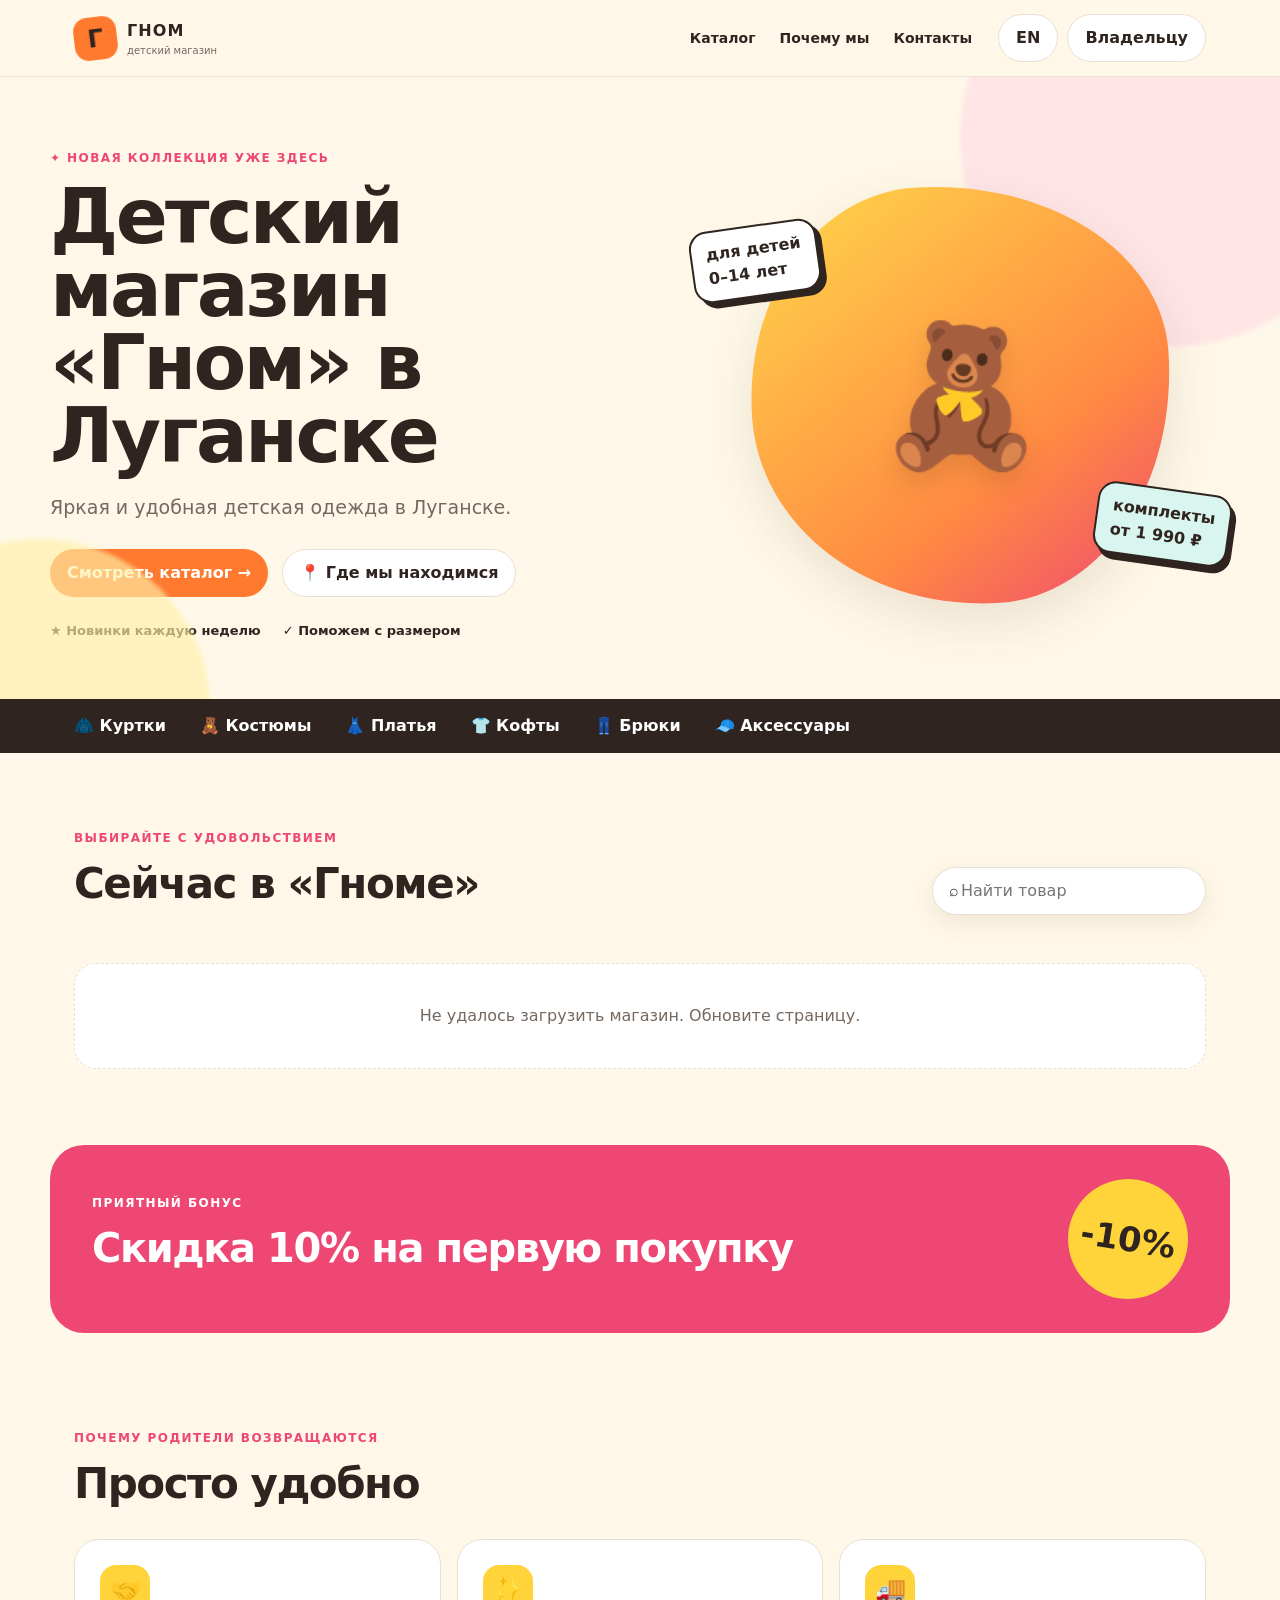
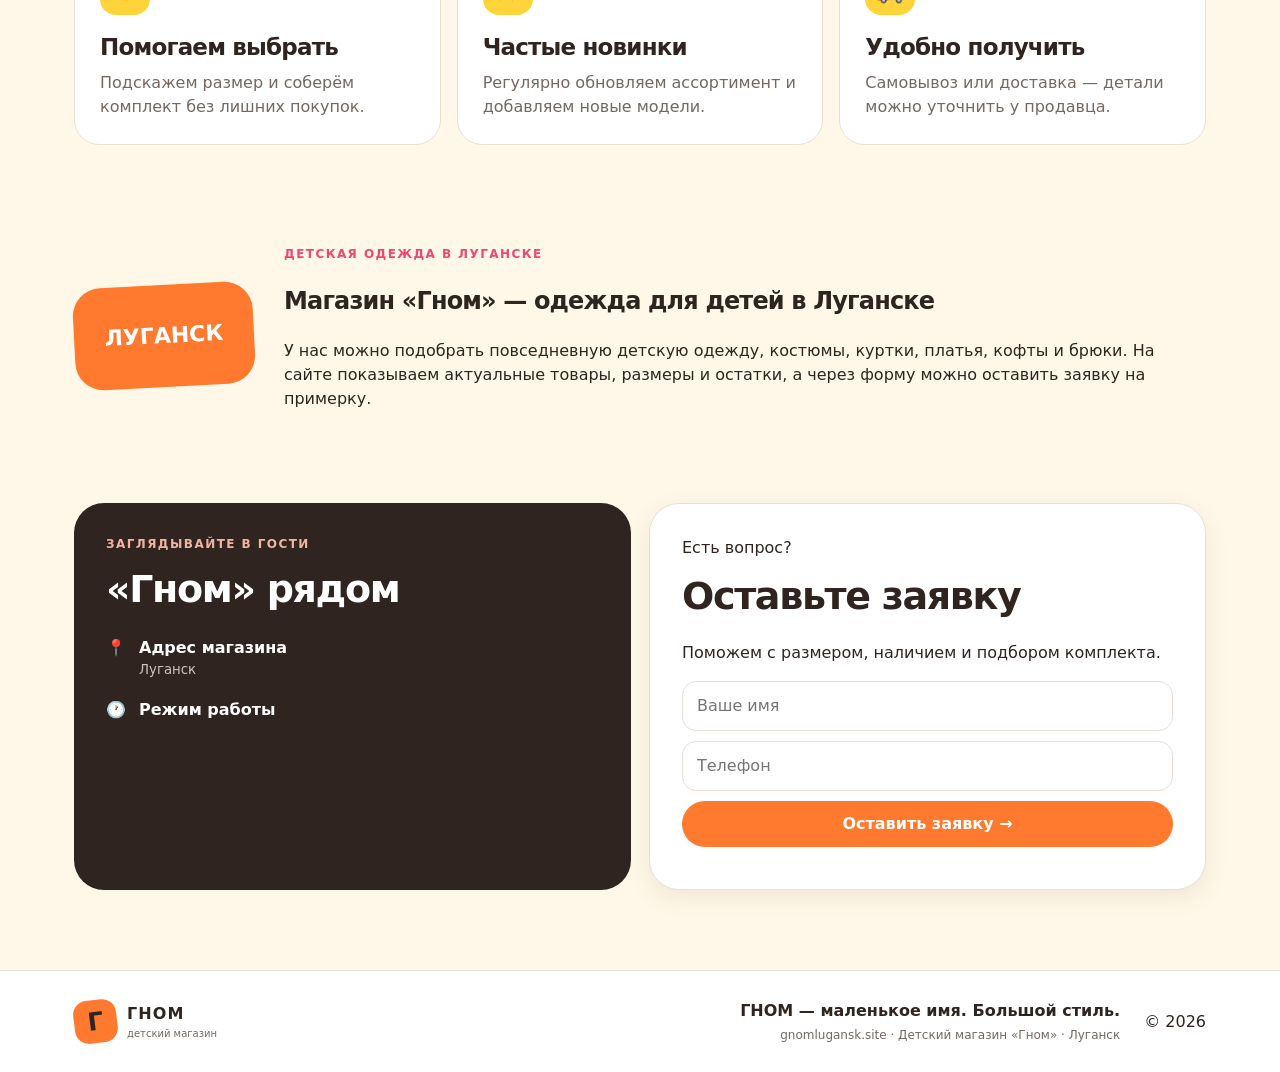
<file: index.html>
<!doctype html><html lang="ru"><head><meta charset="utf-8"><meta name="viewport" content="width=device-width,initial-scale=1"><title>gnomlugansk.site — Детский магазин «Гном» в Луганске</title><meta name="description" content="Детский магазин «Гном» в Луганске — детская одежда, костюмы, куртки, платья, кофты и вещи для детей на каждый день."><meta name="robots" content="index,follow,max-image-preview:large"><link rel="canonical" href="https://gnomlugansk.site/"><link rel="alternate" hreflang="ru" href="https://gnomlugansk.site/"><link rel="alternate" hreflang="en" href="https://gnomlugansk.site/en/"><link rel="alternate" hreflang="x-default" href="https://gnomlugansk.site/"><meta property="og:type" content="website"><meta property="og:locale" content="ru_RU"><meta property="og:site_name" content="Детский магазин «Гном»"><meta property="og:title" content="Детский магазин «Гном» в Луганске"><meta property="og:description" content="Яркая и удобная детская одежда в Луганске."><meta property="og:url" content="https://gnomlugansk.site/"><link rel="stylesheet" href="./css/styles.css"><script type="application/ld+json">{"@context":"https://schema.org","@type":"ClothingStore","name":"Детский магазин «Гном»","url":"https://gnomlugansk.site/","description":"Детский магазин «Гном» в Луганске: детская одежда, костюмы, куртки, платья, кофты и вещи на каждый день.","address":{"@type":"PostalAddress","addressLocality":"Луганск"},"areaServed":{"@type":"City","name":"Луганск"}}</script></head><body>
<header class="header"><div class="header-inner"><a href="#top" class="logo"><span class="logo-mark">Г</span><span><b>ГНОМ</b><small>детский магазин</small></span></a><nav class="nav"><a href="#catalog">Каталог</a><a href="#benefits">Почему мы</a><a href="#contacts">Контакты</a></nav><div class="actions"><a class="pill" href="./en/">EN</a><a class="pill outline" href="./admin/">Владельцу</a></div></div></header>
<main id="top"><section class="hero"><div class="hero-inner"><div class="hero-copy"><div class="eyebrow">✦ Новая коллекция уже здесь</div><h1 data-hero-title>Детский магазин «Гном» в Луганске</h1><p data-hero-text>Яркая и удобная детская одежда в Луганске.</p><div class="hero-buttons"><a class="btn orange" href="#catalog">Смотреть каталог →</a><a class="btn outline" href="#contacts">📍 Где мы находимся</a></div><div class="hero-trust"><span>★ Новинки каждую неделю</span><span>✓ Поможем с размером</span></div></div><div class="hero-art"><div class="art-card"><div class="art-emoji">🧸</div></div><div class="sticker one">для детей<br><b>0–14 лет</b></div><div class="sticker two">комплекты<br><b>от 1 990 ₽</b></div></div></div></section>
<section class="category-strip"><div class="category-inner"><span>🧥 Куртки</span><span>🧸 Костюмы</span><span>👗 Платья</span><span>👕 Кофты</span><span>👖 Брюки</span><span>🧢 Аксессуары</span></div></section>
<section id="catalog" class="section"><div class="section-head"><div><div class="kicker">Выбирайте с удовольствием</div><h2>Сейчас в «Гноме»</h2></div><label class="search">⌕ <input id="search" placeholder="Найти товар" aria-label="Поиск товара"></label></div><div id="filters" class="filters"></div><div id="products" class="products"><div class="empty">Загружаем каталог…</div></div></section>
<section class="promo"><div><div class="kicker" style="color:#fff">ПРИЯТНЫЙ БОНУС</div><h2 data-promo-title>Скидка 10% на первую покупку</h2><p data-promo-text></p></div><div class="promo-stamp">-10%</div></section>
<section id="benefits" class="section"><div class="section-head"><div><div class="kicker">Почему родители возвращаются</div><h2>Просто удобно</h2></div></div><div class="benefits"><article class="benefit"><div class="benefit-icon">🤝</div><h3>Помогаем выбрать</h3><p>Подскажем размер и соберём комплект без лишних покупок.</p></article><article class="benefit"><div class="benefit-icon">✨</div><h3>Частые новинки</h3><p>Регулярно обновляем ассортимент и добавляем новые модели.</p></article><article class="benefit"><div class="benefit-icon">🚚</div><h3>Удобно получить</h3><p>Самовывоз или доставка — детали можно уточнить у продавца.</p></article></div></section>
<section class="seo-block"><div class="seo-badge">ЛУГАНСК</div><div><div class="kicker">Детская одежда в Луганске</div><h2>Магазин «Гном» — одежда для детей в Луганске</h2><p>У нас можно подобрать повседневную детскую одежду, костюмы, куртки, платья, кофты и брюки. На сайте показываем актуальные товары, размеры и остатки, а через форму можно оставить заявку на примерку.</p></div></section>
<section id="contacts" class="contacts"><div class="contact-main"><div class="kicker" style="color:#f1b49f">Заглядывайте в гости</div><h2>«Гном» рядом</h2><p data-phone></p><div class="contact-row"><span>📍</span><span><b>Адрес магазина</b><small data-address>Луганск</small></span></div><div class="contact-row"><span>🕐</span><span><b>Режим работы</b><small data-hours></small></span></div></div><div class="contact-card"><span>Есть вопрос?</span><h3>Оставьте заявку</h3><p id="form-copy">Поможем с размером, наличием и подбором комплекта.</p><form id="inquiry-form" class="quick-form"><input class="field" name="customer_name" placeholder="Ваше имя" minlength="2" maxlength="80" required><input class="field" name="phone" placeholder="Телефон" minlength="5" maxlength="80" required><input id="selected-product" type="hidden" name="product_name"><button class="btn orange" type="submit">Оставить заявку →</button><div id="form-status"></div></form><a data-contact-link class="hidden" target="_blank" rel="noreferrer">или написать магазину напрямую</a></div></section></main>
<footer class="footer"><div class="footer-inner"><a class="logo" href="#top"><span class="logo-mark">Г</span><span><b>ГНОМ</b><small>детский магазин</small></span></a><div class="footer-tag"><strong>ГНОМ — маленькое имя. Большой стиль.</strong><p>gnomlugansk.site · <span data-store-name>Детский магазин «Гном»</span> · Луганск</p></div><span>© <span data-year></span></span></div></footer>
<script src="./js/config.js"></script><script src="./js/api.js"></script><script src="./js/store.js"></script></body></html>
</file>
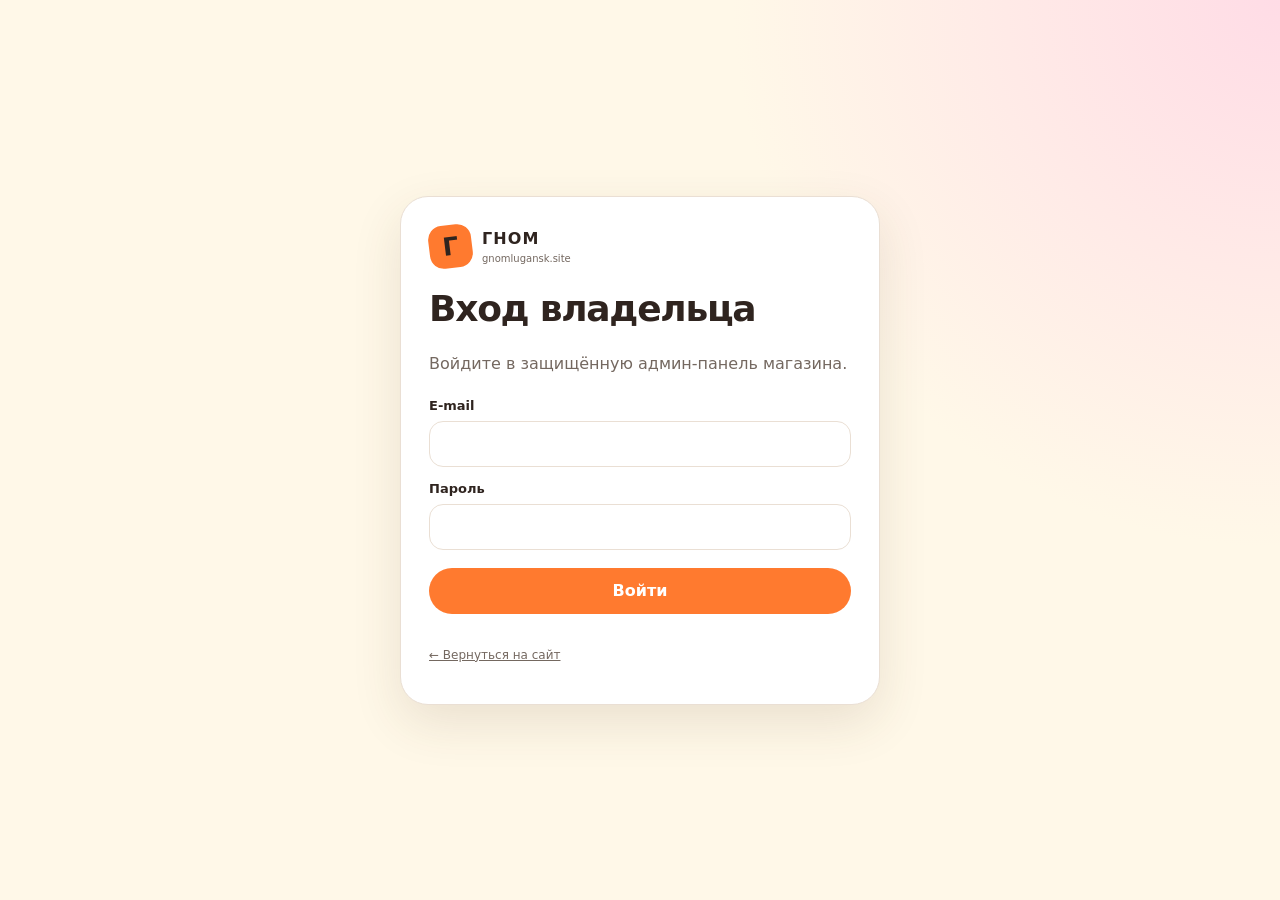
<file: admin/index.html>
<!doctype html><html lang="ru"><head><meta charset="utf-8"><meta name="viewport" content="width=device-width,initial-scale=1"><title>gnomlugansk.site — Админ-панель</title><meta name="robots" content="noindex,nofollow"><link rel="stylesheet" href="../css/styles.css"></head><body><div class="admin-shell"><aside class="sidebar"><a href="../" class="logo"><span class="logo-mark">Г</span><span><b>ГНОМ</b><small>админ-панель</small></span></a><div class="owner"><span>Владелец</span><b>Администратор</b><small id="owner-email"></small></div><div class="side-actions"><a href="../" target="_blank">↗ Открыть магазин</a><button id="logout">Выйти</button></div></aside><main class="admin-main"><div class="admin-top"><div><div class="kicker">gnomlugansk.site</div><h1>Управление магазином</h1></div><div id="admin-message" class="hidden"></div></div><div class="tabs"><button class="tab active" data-tab="overview">Обзор</button><button class="tab" data-tab="visits">Посещения</button><button class="tab" data-tab="products">Товары</button><button class="tab" data-tab="inquiries">Заявки</button><button class="tab" data-tab="settings">Настройки</button></div>
<section id="panel-overview" class="panel active"><div id="stats" class="stats"></div><div class="grid2"><article class="box"><h2>Последние заявки</h2><div id="latest-inquiries"></div></article><article class="box"><h2>Низкие остатки</h2><div id="low-stock"></div></article></div></section>
<section id="panel-visits" class="panel"><div id="visit-stats" class="stats"></div><div class="grid2"><article class="box"><h2>Последние 14 дней</h2><div id="visit-bars" class="visit-bars"></div></article><article class="box"><h2>Откуда просмотры</h2><div id="view-pages"></div><p style="font-size:12px;color:var(--muted)">Счётчик показывает просмотры страниц и не хранит IP-адреса посетителей.</p></article></div></section>
<section id="panel-products" class="panel"><div class="section-head"><div><div class="kicker">Каталог</div><h2>Товары и остатки</h2></div><button id="add-product" class="btn orange">+ Добавить товар</button></div><div id="product-list" class="product-list"></div></section>
<section id="panel-inquiries" class="panel"><div class="section-head"><div><div class="kicker">Обращения</div><h2>Заявки покупателей</h2></div></div><div id="inquiry-list" class="inquiry-list"></div></section>
<section id="panel-settings" class="panel"><div class="section-head"><div><div class="kicker">Витрина</div><h2>Настройки магазина</h2></div></div><article class="box settings-card"><div id="settings-form" class="form-grid"></div><button id="save-settings" class="btn orange" style="margin-top:16px">Сохранить настройки</button></article></section>
</main></div><script src="../js/config.js"></script><script src="../js/api.js"></script><script src="../js/admin.js"></script></body></html>
</file>
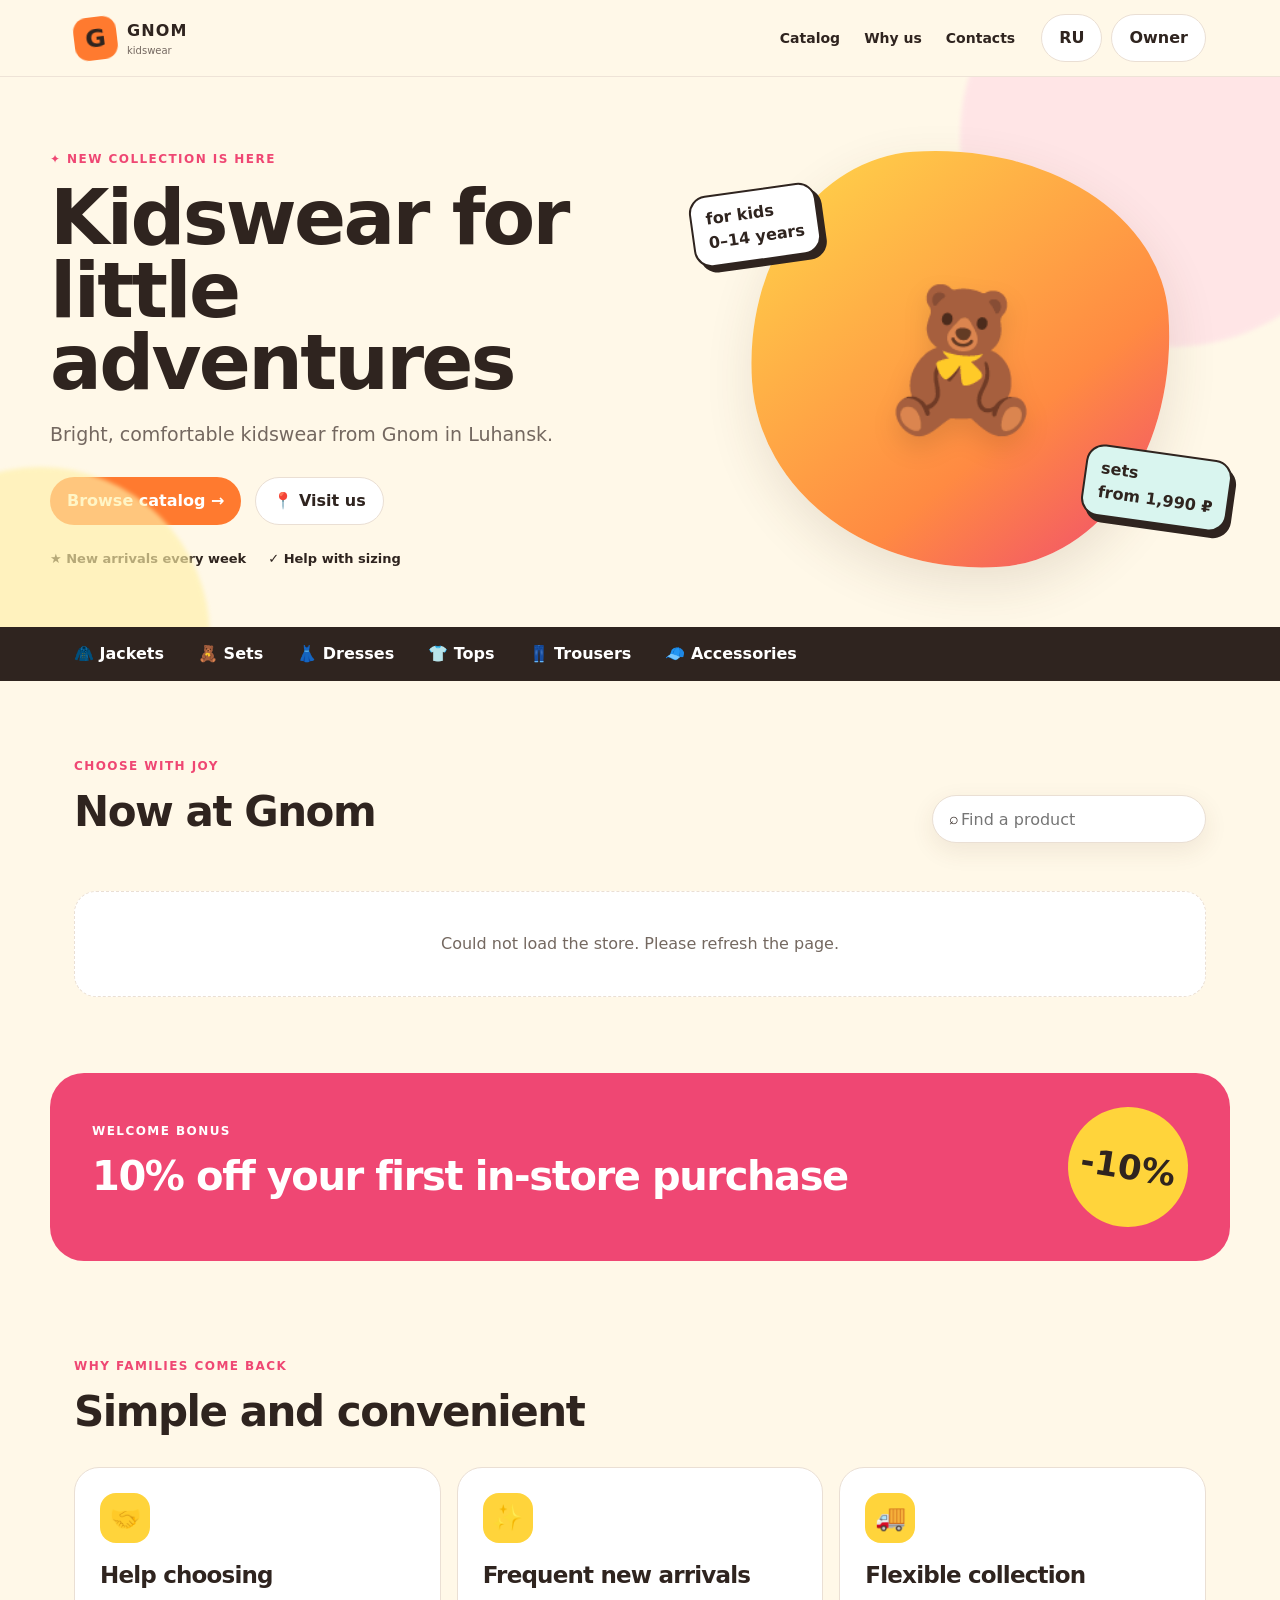
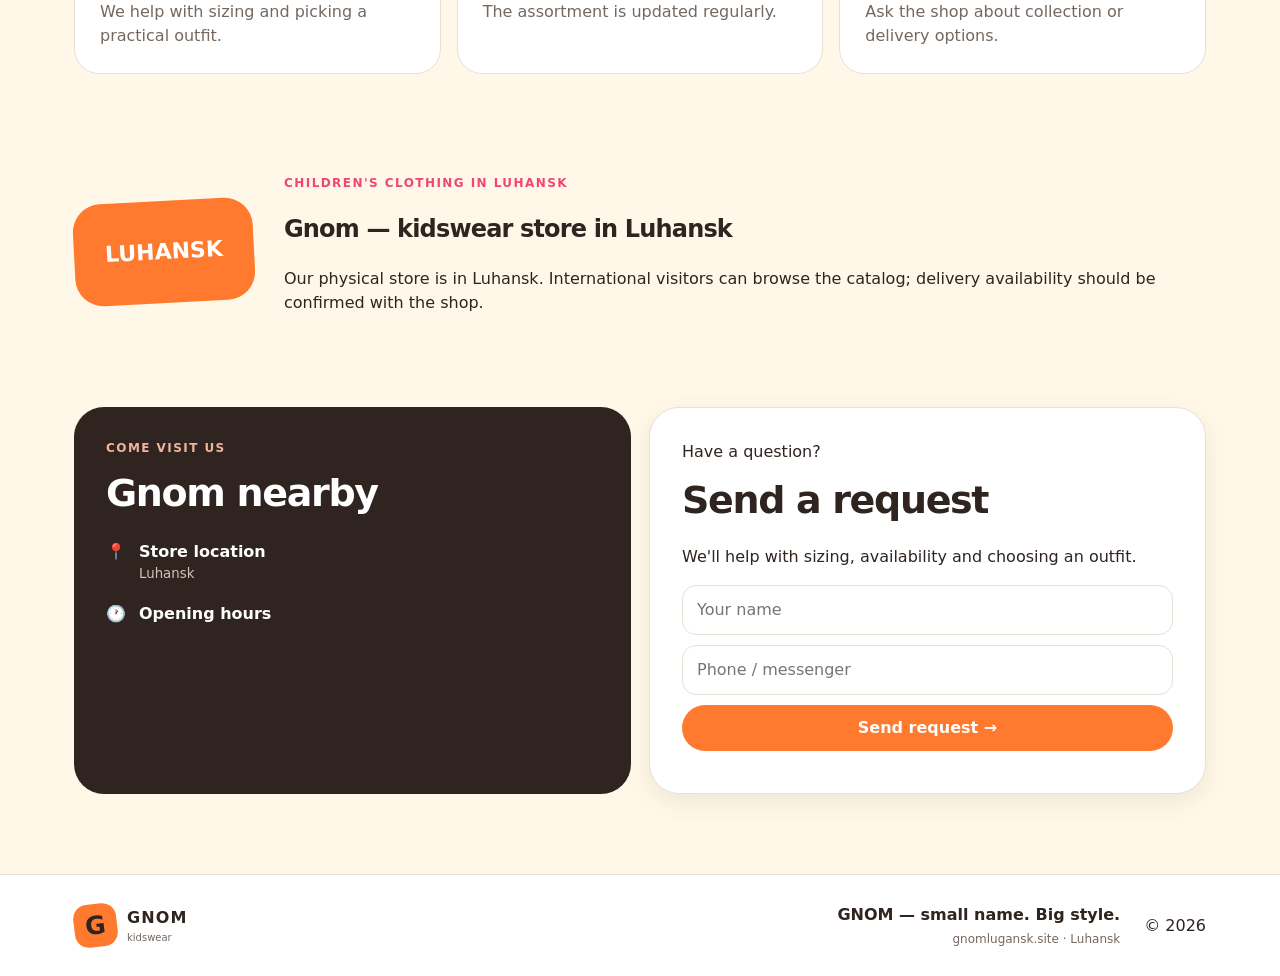
<file: en/index.html>
<!doctype html><html lang="en"><head><meta charset="utf-8"><meta name="viewport" content="width=device-width,initial-scale=1"><title>gnomlugansk.site — Gnom Children's Clothing Store</title><meta name="description" content="Gnom children's clothing store in Luhansk — bright and comfortable kidswear."><meta name="robots" content="index,follow,max-image-preview:large"><link rel="canonical" href="https://gnomlugansk.site/en/"><link rel="alternate" hreflang="ru" href="https://gnomlugansk.site/"><link rel="alternate" hreflang="en" href="https://gnomlugansk.site/en/"><link rel="stylesheet" href="../css/styles.css"></head><body>
<header class="header"><div class="header-inner"><a href="#top" class="logo"><span class="logo-mark">G</span><span><b>GNOM</b><small>kidswear</small></span></a><nav class="nav"><a href="#catalog">Catalog</a><a href="#benefits">Why us</a><a href="#contacts">Contacts</a></nav><div class="actions"><a class="pill" href="../">RU</a><a class="pill outline" href="../admin/">Owner</a></div></div></header>
<main id="top"><section class="hero"><div class="hero-inner"><div class="hero-copy"><div class="eyebrow">✦ New collection is here</div><h1 data-hero-title>Kidswear for little adventures</h1><p data-hero-text>Bright, comfortable kidswear from Gnom in Luhansk.</p><div class="hero-buttons"><a class="btn orange" href="#catalog">Browse catalog →</a><a class="btn outline" href="#contacts">📍 Visit us</a></div><div class="hero-trust"><span>★ New arrivals every week</span><span>✓ Help with sizing</span></div></div><div class="hero-art"><div class="art-card"><div class="art-emoji">🧸</div></div><div class="sticker one">for kids<br><b>0–14 years</b></div><div class="sticker two">sets<br><b>from 1,990 ₽</b></div></div></div></section>
<section class="category-strip"><div class="category-inner"><span>🧥 Jackets</span><span>🧸 Sets</span><span>👗 Dresses</span><span>👕 Tops</span><span>👖 Trousers</span><span>🧢 Accessories</span></div></section>
<section id="catalog" class="section"><div class="section-head"><div><div class="kicker">Choose with joy</div><h2>Now at Gnom</h2></div><label class="search">⌕ <input id="search" placeholder="Find a product"></label></div><div id="filters" class="filters"></div><div id="products" class="products"><div class="empty">Loading catalog…</div></div></section>
<section class="promo"><div><div class="kicker" style="color:#fff">WELCOME BONUS</div><h2 data-promo-title>10% off your first in-store purchase</h2><p data-promo-text></p></div><div class="promo-stamp">-10%</div></section>
<section id="benefits" class="section"><div class="section-head"><div><div class="kicker">Why families come back</div><h2>Simple and convenient</h2></div></div><div class="benefits"><article class="benefit"><div class="benefit-icon">🤝</div><h3>Help choosing</h3><p>We help with sizing and picking a practical outfit.</p></article><article class="benefit"><div class="benefit-icon">✨</div><h3>Frequent new arrivals</h3><p>The assortment is updated regularly.</p></article><article class="benefit"><div class="benefit-icon">🚚</div><h3>Flexible collection</h3><p>Ask the shop about collection or delivery options.</p></article></div></section>
<section class="seo-block"><div class="seo-badge">LUHANSK</div><div><div class="kicker">Children's clothing in Luhansk</div><h2>Gnom — kidswear store in Luhansk</h2><p>Our physical store is in Luhansk. International visitors can browse the catalog; delivery availability should be confirmed with the shop.</p></div></section>
<section id="contacts" class="contacts"><div class="contact-main"><div class="kicker" style="color:#f1b49f">Come visit us</div><h2>Gnom nearby</h2><p data-phone></p><div class="contact-row"><span>📍</span><span><b>Store location</b><small data-address>Luhansk</small></span></div><div class="contact-row"><span>🕐</span><span><b>Opening hours</b><small data-hours></small></span></div></div><div class="contact-card"><span>Have a question?</span><h3>Send a request</h3><p id="form-copy">We'll help with sizing, availability and choosing an outfit.</p><form id="inquiry-form" class="quick-form"><input class="field" name="customer_name" placeholder="Your name" minlength="2" maxlength="80" required><input class="field" name="phone" placeholder="Phone / messenger" minlength="5" maxlength="80" required><input id="selected-product" type="hidden" name="product_name"><button class="btn orange" type="submit">Send request →</button><div id="form-status"></div></form><a data-contact-link class="hidden" target="_blank" rel="noreferrer">contact the shop directly</a></div></section></main>
<footer class="footer"><div class="footer-inner"><a class="logo" href="#top"><span class="logo-mark">G</span><span><b>GNOM</b><small>kidswear</small></span></a><div class="footer-tag"><strong>GNOM — small name. Big style.</strong><p>gnomlugansk.site · Luhansk</p></div><span>© <span data-year></span></span></div></footer>
<script src="../js/config.js"></script><script src="../js/api.js"></script><script src="../js/store.js"></script></body></html>
</file>
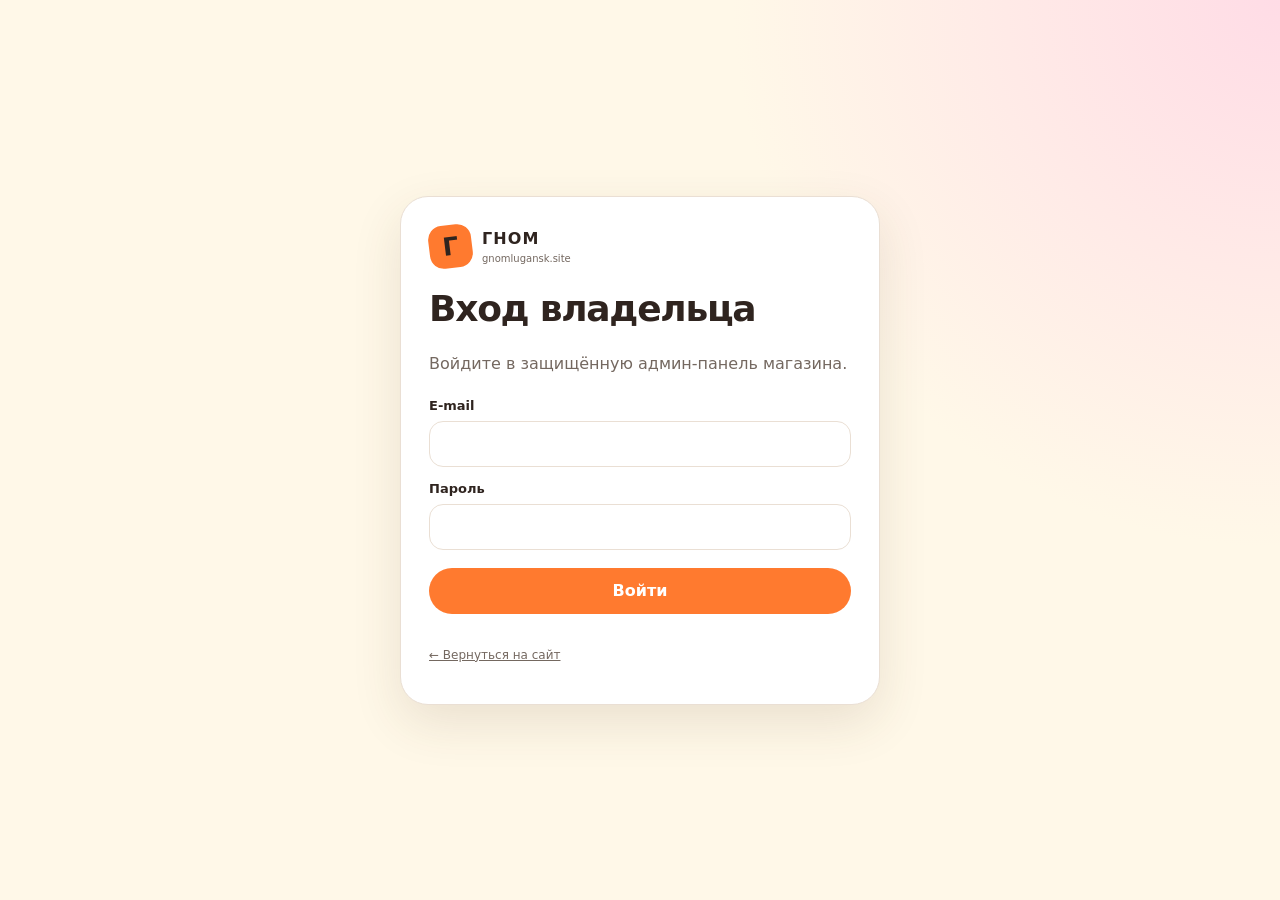
<file: login/index.html>
<!doctype html><html lang="ru"><head><meta charset="utf-8"><meta name="viewport" content="width=device-width,initial-scale=1"><title>gnomlugansk.site — Вход владельца</title><meta name="robots" content="noindex,nofollow"><link rel="stylesheet" href="../css/styles.css"></head><body><main class="auth-page"><section class="auth-card"><a class="logo" href="../"><span class="logo-mark">Г</span><span><b>ГНОМ</b><small>gnomlugansk.site</small></span></a><h1>Вход владельца</h1><p>Войдите в защищённую админ-панель магазина.</p><form class="auth-form" data-auth="login"><label>E-mail<input class="field" type="email" name="email" autocomplete="email" required></label><label>Пароль<input class="field" type="password" name="password" autocomplete="current-password" minlength="8" required></label><button class="btn orange" type="submit">Войти</button><div id="auth-status"></div></form><p style="font-size:12px;margin-top:20px"><a href="../">← Вернуться на сайт</a></p></section></main><script src="../js/config.js"></script><script src="../js/api.js"></script><script src="../js/auth.js"></script></body></html>
</file>
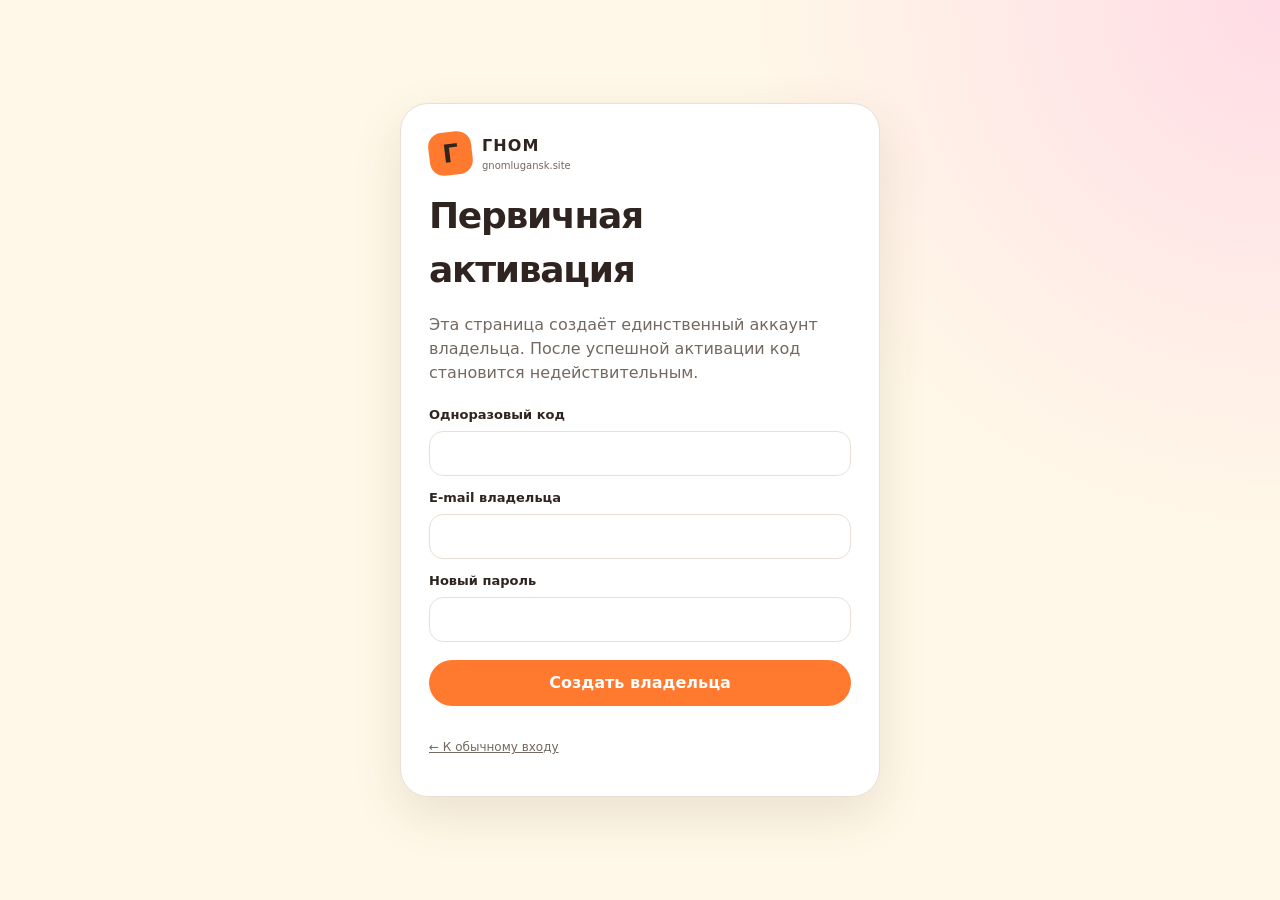
<file: setup-owner/index.html>
<!doctype html><html lang="ru"><head><meta charset="utf-8"><meta name="viewport" content="width=device-width,initial-scale=1"><title>gnomlugansk.site — Активация владельца</title><meta name="robots" content="noindex,nofollow"><link rel="stylesheet" href="../css/styles.css"></head><body><main class="auth-page"><section class="auth-card"><a class="logo" href="../"><span class="logo-mark">Г</span><span><b>ГНОМ</b><small>gnomlugansk.site</small></span></a><h1>Первичная активация</h1><p>Эта страница создаёт единственный аккаунт владельца. После успешной активации код становится недействительным.</p><form class="auth-form" data-auth="setup"><label>Одноразовый код<input class="field" name="setup_code" autocomplete="off" required></label><label>E-mail владельца<input class="field" type="email" name="email" autocomplete="email" required></label><label>Новый пароль<input class="field" type="password" name="password" autocomplete="new-password" minlength="8" required></label><button class="btn orange" type="submit">Создать владельца</button><div id="auth-status"></div></form><p style="font-size:12px;margin-top:20px"><a href="../login/">← К обычному входу</a></p></section></main><script src="../js/config.js"></script><script src="../js/api.js"></script><script src="../js/auth.js"></script></body></html>
</file>
<file: css/styles.css>
:root{--cream:#fff8e8;--paper:#fff;--ink:#2f241f;--muted:#746860;--orange:#ff7a2f;--pink:#ef4773;--yellow:#ffd43b;--mint:#2db8a8;--soft-orange:#ffe0c9;--soft-pink:#ffdce6;--soft-mint:#d9f5ef;--border:#eadfd4;--danger:#d9364d;--success:#14856f;--shadow:0 18px 50px rgba(86,55,31,.12);--shadow-sm:0 8px 25px rgba(86,55,31,.09)}
*{box-sizing:border-box}html{scroll-behavior:smooth}body{margin:0;min-width:320px;background:var(--cream);color:var(--ink);font-family:system-ui,-apple-system,BlinkMacSystemFont,"Segoe UI",sans-serif;line-height:1.5}button,input,textarea,select{font:inherit}button{cursor:pointer}a{color:inherit}h1,h2,h3,.display{font-family:system-ui,-apple-system,BlinkMacSystemFont,"Segoe UI",sans-serif;letter-spacing:-.035em}.hidden{display:none!important}
.header{position:sticky;top:0;z-index:20;background:rgba(255,248,232,.94);backdrop-filter:blur(12px);border-bottom:1px solid rgba(234,223,212,.8)}.header-inner{max-width:1180px;margin:auto;padding:14px 24px;display:flex;align-items:center;gap:26px}.logo{display:flex;align-items:center;gap:10px;text-decoration:none}.logo-mark{width:43px;height:43px;display:grid;place-items:center;border-radius:14px;background:var(--orange);font:800 25px/1 system-ui;transform:rotate(-7deg)}.logo b{display:block;letter-spacing:.07em}.logo small{display:block;color:var(--muted);font-size:10px}.nav{margin-left:auto;display:flex;gap:24px;font-weight:800;font-size:14px}.nav a{text-decoration:none}.actions{display:flex;gap:9px;align-items:center}.pill,.btn{border:0;border-radius:999px;padding:11px 17px;font-weight:900;text-decoration:none;display:inline-flex;align-items:center;justify-content:center;gap:8px}.pill{background:#fff;border:1px solid var(--border)}.btn{background:var(--ink);color:#fff}.btn.orange{background:var(--orange)}.btn.pink{background:var(--pink)}.btn.outline{background:#fff;color:var(--ink);border:1px solid var(--border)}.btn.danger{background:#fff0f2;color:var(--danger);border:1px solid #f5c5ce}.btn:disabled{opacity:.5;cursor:not-allowed}
.hero{position:relative;overflow:hidden;padding:72px 24px 58px}.hero:before,.hero:after{content:"";position:absolute;border-radius:50%;filter:blur(2px);opacity:.65}.hero:before{width:420px;height:420px;background:var(--soft-pink);right:-100px;top:-150px}.hero:after{width:340px;height:340px;background:#fff0a8;left:-130px;bottom:-180px}.hero-inner{position:relative;max-width:1180px;margin:auto;display:grid;grid-template-columns:1.05fr .95fr;align-items:center;gap:46px}.eyebrow,.kicker{font-size:12px;font-weight:900;text-transform:uppercase;letter-spacing:.12em;color:var(--pink)}.hero h1{font-size:clamp(44px,6vw,78px);line-height:.95;margin:14px 0 20px;max-width:760px}.hero-copy>p{max-width:670px;font-size:19px;color:var(--muted)}.hero-buttons{display:flex;gap:14px;flex-wrap:wrap;margin-top:28px}.hero-trust{display:flex;gap:22px;flex-wrap:wrap;margin-top:24px;font-size:13px;font-weight:800}.hero-art{min-height:420px;position:relative;display:grid;place-items:center}.art-card{width:min(420px,100%);aspect-ratio:1;border-radius:42% 58% 44% 56%/52% 43% 57% 48%;background:linear-gradient(145deg,#ffd84a,#ff8a42 65%,#ef4773);box-shadow:var(--shadow);display:grid;place-items:center;transform:rotate(-4deg);position:relative}.art-emoji{font-size:138px;filter:drop-shadow(0 12px 12px rgba(0,0,0,.1));transform:rotate(4deg)}.sticker{position:absolute;background:#fff;border:2px solid var(--ink);border-radius:18px;padding:10px 14px;font-weight:900;box-shadow:5px 6px 0 var(--ink)}.sticker.one{left:0;top:40px;transform:rotate(-8deg)}.sticker.two{right:0;bottom:45px;transform:rotate(8deg);background:var(--soft-mint)}
.category-strip{background:var(--ink);color:#fff;overflow:auto}.category-inner{max-width:1180px;margin:auto;display:flex;gap:34px;padding:15px 24px;white-space:nowrap;font-weight:800}.section{max-width:1180px;margin:auto;padding:76px 24px}.section-head{display:flex;align-items:end;justify-content:space-between;gap:20px;margin-bottom:24px}.section-head h2{font-size:42px;margin:5px 0 0}.search{display:flex;align-items:center;background:#fff;border:1px solid var(--border);border-radius:999px;padding:0 16px;box-shadow:var(--shadow-sm)}.search input{height:46px;border:0;outline:0;background:transparent;width:230px}.filters{display:flex;gap:8px;flex-wrap:wrap;margin-bottom:24px}.filter{border:1px solid var(--border);background:#fff;border-radius:999px;padding:9px 14px;font-weight:800}.filter.active{background:var(--ink);color:#fff}.products{display:grid;grid-template-columns:repeat(3,1fr);gap:18px}.card{background:#fff;border:1px solid var(--border);border-radius:28px;overflow:hidden;box-shadow:var(--shadow-sm)}.product-img{height:190px;display:grid;place-items:center;position:relative}.product-img.pink{background:var(--soft-pink)}.product-img.orange{background:var(--soft-orange)}.product-img.yellow{background:#fff2ad}.product-img.mint{background:var(--soft-mint)}.emoji{font-size:78px}.badge{position:absolute;left:14px;top:14px;background:#fff;border-radius:999px;padding:6px 9px;font-size:11px;font-weight:900}.product-body{padding:18px}.meta{color:var(--muted);font-size:12px;font-weight:800}.product-body h3{font-size:23px;margin:7px 0 16px}.product-bottom{display:flex;align-items:end;justify-content:space-between;gap:10px;margin-bottom:15px}.price{font:800 26px/1 system-ui}.stock{font-size:11px;font-weight:900}.stock.ok{color:var(--success)}.stock.low{color:#a45f00}.stock.out{color:var(--danger)}.product-body .btn{width:100%}.empty{grid-column:1/-1;padding:40px;text-align:center;color:var(--muted);background:#fff;border-radius:22px;border:1px dashed var(--border)}
.promo{max-width:1180px;margin:0 auto 20px;padding:34px 42px;background:var(--pink);color:#fff;border-radius:34px;position:relative;overflow:hidden;display:flex;justify-content:space-between;gap:30px;align-items:center}.promo h2{font-size:40px;margin:6px 0}.promo p{margin:0;max-width:650px}.promo-stamp{width:120px;height:120px;border-radius:50%;background:var(--yellow);color:var(--ink);display:grid;place-items:center;font:800 34px/1 system-ui;transform:rotate(9deg);flex:0 0 auto}.benefits{display:grid;grid-template-columns:repeat(3,1fr);gap:16px}.benefit{background:#fff;border:1px solid var(--border);border-radius:25px;padding:25px}.benefit-icon{width:50px;height:50px;border-radius:16px;background:var(--yellow);display:grid;place-items:center;font-size:25px}.benefit h3{font-size:23px;margin:15px 0 7px}.benefit p{margin:0;color:var(--muted)}.seo-block{max-width:1180px;margin:0 auto;padding:24px;display:grid;grid-template-columns:180px 1fr;gap:30px;align-items:center}.seo-badge{background:var(--orange);color:#fff;border-radius:28px;padding:40px 20px;text-align:center;font:800 22px/1 system-ui;transform:rotate(-3deg)}
.contacts{max-width:1180px;margin:52px auto 80px;padding:0 24px;display:grid;grid-template-columns:1fr 1fr;gap:18px}.contact-main,.contact-card{border-radius:30px;padding:32px}.contact-main{background:var(--ink);color:#fff}.contact-card{background:#fff;border:1px solid var(--border);box-shadow:var(--shadow-sm)}.contact-main h2,.contact-card h3{font-size:38px;margin:8px 0 16px}.contact-row{display:flex;gap:13px;margin-top:18px}.contact-row span{display:flex;flex-direction:column}.contact-row small{color:#cfc4bd}.quick-form{display:grid;gap:10px}.field{width:100%;border:1px solid var(--border);background:#fff;border-radius:14px;padding:12px 14px;outline:0}.success{padding:14px;border-radius:14px;background:var(--soft-mint);color:var(--success);font-weight:900}.error{padding:12px;border-radius:12px;background:#fff0f2;color:var(--danger);font-size:13px}.footer{background:#fff;border-top:1px solid var(--border)}.footer-inner{max-width:1180px;margin:auto;padding:28px 24px;display:flex;align-items:center;gap:24px}.footer-tag{margin-left:auto;text-align:right}.footer-tag p{margin:3px 0 0;color:var(--muted);font-size:12px}
.auth-page{min-height:100vh;display:grid;place-items:center;padding:24px;background:radial-gradient(circle at top right,var(--soft-pink),transparent 35%),var(--cream)}.auth-card{width:min(480px,100%);background:#fff;border:1px solid var(--border);border-radius:28px;padding:28px;box-shadow:var(--shadow)}.auth-card h1{font-size:36px;margin:14px 0 8px}.auth-card p{color:var(--muted)}.auth-form{display:grid;gap:12px;margin-top:20px}.auth-form label{display:grid;gap:6px;font-weight:800;font-size:13px}.auth-form .btn{margin-top:6px}
.admin-shell{min-height:100vh;background:#f6f1ea;display:grid;grid-template-columns:250px 1fr}.sidebar{position:sticky;top:0;height:100vh;background:var(--ink);color:#fff;padding:24px 18px;display:flex;flex-direction:column}.owner{margin-top:32px;padding:16px;background:#3a2e28;border-radius:18px}.owner span{font-size:10px;color:#f1b49f;text-transform:uppercase;font-weight:900}.owner b{display:block;margin-top:6px}.side-actions{margin-top:auto;display:grid;gap:8px}.side-actions a,.side-actions button{background:transparent;color:#ddd;border:0;text-align:left;text-decoration:none;padding:11px;border-radius:10px;font-weight:800}.side-actions a:hover,.side-actions button:hover{background:#3a2e28}.admin-main{min-width:0;padding:32px 36px 60px}.admin-top{display:flex;align-items:center;justify-content:space-between;gap:20px;margin-bottom:24px}.admin-top h1{font-size:40px;margin:4px 0}.tabs{display:flex;gap:7px;overflow:auto;background:#fff;border:1px solid var(--border);border-radius:18px;padding:6px;margin-bottom:22px}.tab{border:0;background:transparent;border-radius:12px;padding:10px 13px;font-weight:900;white-space:nowrap}.tab.active{background:var(--ink);color:#fff}.panel{display:none}.panel.active{display:block}.stats{display:grid;grid-template-columns:repeat(4,1fr);gap:14px}.stat,.box,.product-editor,.inquiry{background:#fff;border:1px solid var(--border);border-radius:22px;padding:19px;box-shadow:var(--shadow-sm)}.stat strong{display:block;font:800 32px/1 system-ui;margin-top:12px}.stat span{color:var(--muted);font-size:12px}.grid2{display:grid;grid-template-columns:1fr 1fr;gap:16px;margin-top:16px}.box h2{margin:0 0 14px}.product-list,.inquiry-list{display:grid;gap:14px}.product-title{display:flex;align-items:center;gap:12px;margin-bottom:14px}.product-icon{width:48px;height:48px;border-radius:14px;background:var(--soft-orange);display:grid;place-items:center;font-size:25px}.product-title small{display:block;color:var(--muted)}.form-grid{display:grid;grid-template-columns:repeat(4,1fr);gap:12px}.form-grid label,.full-label{display:grid;gap:6px;font-size:12px;font-weight:800}.form-grid .wide{grid-column:span 2}.full-label{margin-top:12px}.editor-actions{display:flex;gap:8px;flex-wrap:wrap;margin-top:14px}.inquiry{display:flex;justify-content:space-between;gap:20px}.inquiry h3{margin:5px 0}.inquiry a{color:var(--pink);font-weight:900}.inquiry p{color:var(--muted)}.status-buttons{display:flex;gap:6px;flex-wrap:wrap;align-items:flex-start}.table-row{display:flex;justify-content:space-between;gap:15px;padding:11px 0;border-top:1px solid #eee}.table-row small{color:var(--muted)}.settings-card{max-width:980px}.notice{padding:12px 14px;border-radius:14px;background:var(--soft-mint);color:var(--success);font-weight:900;margin-bottom:16px}.visit-bars{display:flex;align-items:flex-end;height:190px;gap:7px;padding-top:18px}.visit-bar{flex:1;min-width:22px;background:var(--soft-orange);border-radius:7px 7px 2px 2px;position:relative}.visit-bar span{position:absolute;left:50%;transform:translateX(-50%);top:-18px;font-size:9px;color:var(--muted)}
@media(max-width:950px){.nav{display:none}.hero-inner{grid-template-columns:1fr}.hero-art{min-height:330px}.products{grid-template-columns:repeat(2,1fr)}.benefits{grid-template-columns:1fr}.contacts{grid-template-columns:1fr}.admin-shell{grid-template-columns:1fr}.sidebar{position:static;height:auto;flex-direction:row;align-items:center;gap:15px}.owner{display:none}.side-actions{margin:0 0 0 auto;display:flex}.stats{grid-template-columns:repeat(2,1fr)}.grid2{grid-template-columns:1fr}.form-grid{grid-template-columns:repeat(2,1fr)}}
@media(max-width:620px){.header-inner{padding:12px 14px}.actions .outline{display:none}.hero{padding:52px 16px 38px}.hero h1{font-size:46px}.art-card{width:300px}.art-emoji{font-size:100px}.section{padding:54px 16px}.section-head{align-items:flex-start;flex-direction:column}.section-head h2{font-size:34px}.search{width:100%}.search input{width:100%}.products{grid-template-columns:1fr}.promo{margin:0 16px;padding:28px;flex-direction:column;align-items:flex-start}.promo h2{font-size:34px}.seo-block{grid-template-columns:1fr;padding:48px 16px}.contacts{padding:0 16px}.footer-inner{align-items:flex-start;flex-direction:column}.footer-tag{margin:0;text-align:left}.admin-main{padding:22px 14px 50px}.admin-top{align-items:flex-start;flex-direction:column}.stats{grid-template-columns:1fr 1fr}.form-grid{grid-template-columns:1fr}.form-grid .wide{grid-column:auto}.inquiry{flex-direction:column}.side-actions a{display:none}}
</file>
